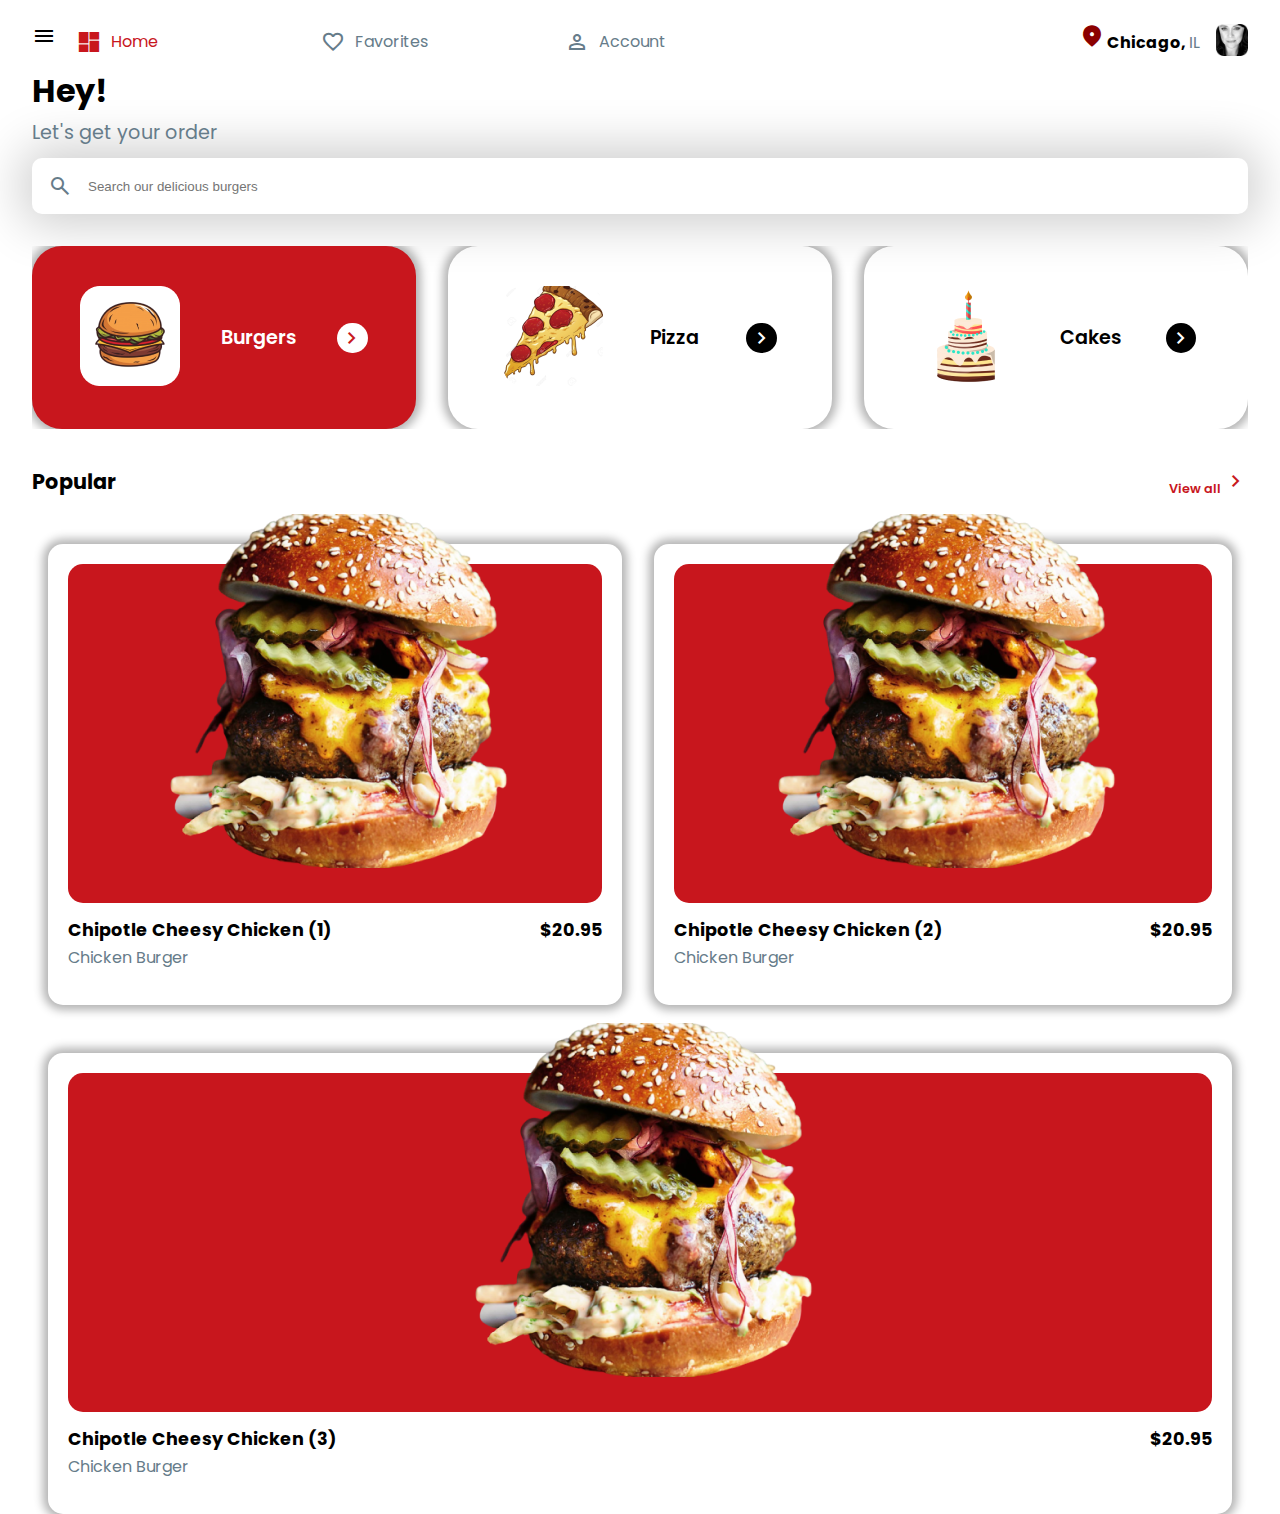
<file: index.html>
<!DOCTYPE html>
<html lang="en">

<head>
  <meta charset="UTF-8" />
  <meta name="viewport" content="width=device-width, initial-scale=1.0" />
  <title>Midterm Assignement</title>
  <!-- Link to reset CSS -->
  <link href="css/reset.css" rel="stylesheet" />
  <!-- Google Fonts and icons-->
  <link
    href="https://fonts.googleapis.com/css2?family=Material+Symbols+Outlined:opsz,wght,FILL,GRAD@20..48,100..700,0..1,-50..200"
    rel="stylesheet" />
  <link rel="preconnect" href="https://fonts.googleapis.com">
  <link rel="preconnect" href="https://fonts.gstatic.com" crossorigin>
  <link
    href="https://fonts.googleapis.com/css2?family=Poppins:ital,wght@0,100;0,200;0,300;0,400;0,500;0,600;0,700;0,800;0,900;1,100;1,200;1,300;1,400;1,500;1,600;1,700;1,800;1,900&display=swap"
    rel="stylesheet">

  <link href="css/main.css" rel="stylesheet" />
  <link href="css/main-large-screen.css" rel="stylesheet" />
<!-- based on https://schema.org/hasMenuItem A food or drink item contained in a menu or menu section.
I didn't find an example of applying it to html tags so I used the JSON LD specification
-->
<script type="application/ld+json">
  {
      "@context": "https://schema.org",
      "@type": "Menu",
      "name": "Midterm Assignment menu",
      "description": "Menu for the midterm assignment website",
      "hasMenuSection": [
          {
              "@type": "MenuSection",
              "name": "Categories",
              "hasMenuItem": [
                  {
                      "@type": "MenuItem",
                      "name": "Burgers",
                      "url": "https://gouh0002.github.io/midtermSM2/burgers"
                  },
                  {
                      "@type": "MenuItem",
                      "name": "Pizza",
                      "url": "https://gouh0002.github.io/midtermSM2/pizza"
                  },
                  {
                      "@type": "MenuItem",
                      "name": "Cakes",
                      "url": "https://gouh0002.github.io/midtermSM2/cakes"
                  }
              ]
          },
          {
              "@type": "MenuSection",
              "name": "Popular Items",
              "hasMenuItem": [
                  {
                      "@type": "MenuItem",
                      "name": "Chipotle Cheesy Chicken",
                      "description": "Chicken Burger",
                      "url": "https://gouh0002.github.io/midtermSM2/chipotle-cheesy-chicken",
                      "offers": {
                          "@type": "Offer",
                          "price": "$20.95"
                      }
                  }
              ]
          }
      ]
  }
</script>
</head>

<body>
  <ul class="skip-links">
    <li><a href="#navbar">Skip to navigation bar</a></li>
    <li><a href="#search-input">Skip to search</a></li>
    <li><a href="#categories">Skip to categories</a></li>
    <li><a href="#popular">Skip to popular items</a></li>
  </ul>
  <div class="container">
    <header class="home-header" role="banner" aria-label="Header">
      <!-- Drop down more menu items -->
      <nav><span class="material-symbols-outlined burger-menu" role="button" aria-haspopup="true" aria-expanded="false">
          menu
        </span>
        <div class="dropdown-menu" role="menu">
          <a href="#" role="menuitem"><span class="material-symbols-outlined">
              location_on
            </span><span>Locations</span></a>
          <a href="#" role="menuitem"><span class="material-symbols-outlined">
              info
            </span><span>Abous Us</span></a>
          <a href="#" role="menuitem"><span class="material-symbols-outlined">
              mail
            </span><span>Contact Us</span></a>
        </div>
      </nav>
      <!-- top navigation barre for large screen -->
      <nav id="navbar" class="top-nav" aria-label="Top Navigation">
        <a href="#" class="menu-icon active-icon" role="menuitem"><span class="material-symbols-outlined">
            dashboard
          </span><span>Home</span> </a>
        <a href="#" class="menu-icon" role="menuitem"><span class="material-symbols-outlined">
            favorite
          </span><span>Favorites</span></a>
        <a href="#" class="menu-icon" role="menuitem"><span class="material-symbols-outlined">
            person
          </span><span>Account</span></a>
      </nav>

      <span class="adress-header"><span class="material-symbols-outlined location-icon">
          location_on
        </span> Chicago, <span class="map-state">IL</span></span>
      <!-- Different profile picture sizes for different screen resolutions -->
      <picture>
        <source media="(max-width: 640px)" srcset="images/profile_40.png, images/profile_80.png 2x">
        <source media="(max-width: 1280px)" srcset="images/profile_80.png, images/profile_120.png 2x">
        <source media="(max-width: 2560px)" srcset="images/profile_120.png, images/profile_160.png 2x">
        <img alt="profile picture" src="images/profile.png" title="" class="profile-pic" />
      </picture>
    </header>

    <main>

      <!-- Home page search  -->
      <section class="home-search" role="search">
        <h1>Hey!</h1>
        <p class="text-secondary">Let's get your order</p>
        <div class="search-input">
          <span class="material-symbols-outlined" aria-hidden="true">
          search
          </span>
          <input id="serach-input" type="text" placeholder="Search our delicious burgers" aria-label="Search">
      </section>

      <!-- Categories section -->
      <section id="categories" class="categories" role="navigation" aria-label="Categories">
        <div class="active-element" role="listitem">

          <!-- Burger category -->
          <!-- Different burger icon sizes for different screen resolutions -->
          <picture>
            <source media="(max-width: 640px)"
              srcset="images/burger_50.png, images/burger_100.png 2x, images/burger_150.png 3x">
            <source media="(max-width: 1280px)"
              srcset="images/burger_100.png, images/burger_150.png 1.5x, images/burger_200.png 2x">
            <source media="(max-width: 2560px)" srcset="images/burger_200.png">
            <img alt="burger icon" src="images/burger_icon.png">
          </picture>
          <p>Burgers</p>
          <span class="material-symbols-outlined  .active-element" aria-hidden="true">
            navigate_next
          </span>

        </div>
        <div role="listitem">
          <!-- Pizza category -->
          <!-- Different pizza icon sizes for different screen resolutions -->
          <picture>
            <source media="(max-width: 640px)"
              srcset="images/pizza_50.png, images/pizza_100.png 2x, images/pizza_150.png 3x">
            <source media="(max-width: 1280px)"
              srcset="images/pizza_100.png, images/pizza_150.png 1.5x, images/pizza_200.png 2x">
            <source media="(max-width: 2560px)" srcset="images/pizza_200.png">
            <img alt="pizza icon" src="images/pizza_icon.png">
          </picture>
          <p>Pizza</p>
          <span class="material-symbols-outlined" aria-hidden="true">
            navigate_next
          </span>

        </div>
        <div role="listitem">
          <!-- cake category -->
          <!-- Different cake icon sizes for different screen resolutions -->
          <picture>
            <source media="(max-width: 640px)"
              srcset="images/cake_50.png, images/cake_100.png 2x, images/cake_150.png 3x">
            <source media="(max-width: 1280px)"
              srcset="images/cake_100.png, images/cake_150.png 1.5x, images/cake_200.png 2x ">
            <source media="(max-width: 2560px)" srcset="images/cake_200.png">
            <img alt="cake icon" src="images/cake_icon.png">
          </picture>
          <p>Cakes</p>
          <span class="material-symbols-outlined" aria-hidden="true">
            navigate_next
          </span>

        </div>
      </section>
      <!-- Popular items section -->
      <section id="popular" aria-label="Popular Items">
        <div class="section-header" role="heading" aria-level="3">
          <h3>Popular</h3>
          <a> View all <span class="material-symbols-outlined">
              navigate_next
            </span> </a>
        </div>
        <div class="section-content" role="list">
          <!-- Item cards display many items-->
          <article class="item-card" role="listitem">
            <a href="order.html">
              <div class=section-image>
                <picture>
                  <source media="(max-width: 640px)"
                    srcset="images/cheese_burger_200.png, images/cheese_burger_300.png 1.5x, images/cheese_burger_400.png 2x">
                  <source media="(max-width: 1280px)"
                    srcset="images/cheese_burger_400.png, images/cheese_burger_600.png 1.5x, images/cheese_burger_800.png 2x">
                  <source media="(max-width: 2560px)" srcset="images/cheese_burger_800.png">
                  <img src="images/cheese_burger.png" alt=" cheese burger">
                </picture>
              </div>
              <div class="item-info">
                <p class="item-name">Chipotle Cheesy Chicken (1)</p>
                <p class="item-price">$20.95</p>
                <p class="item-desc">Chicken Burger</p>
              </div>
            </a>
          </article>
          <article class="item-card" role="listitem">
            <a href="order.html">
              <div class=section-image>
                <picture>
                  <source media="(max-width: 640px)"
                    srcset="images/cheese_burger_200.png, images/cheese_burger_300.png 1.5x, images/cheese_burger_400.png 2x">
                  <source media="(max-width: 1280px)"
                    srcset="images/cheese_burger_400.png, images/cheese_burger_600.png 1.5x, images/cheese_burger_800.png 2x">
                  <source media="(max-width: 2560px)" srcset="images/cheese_burger_800.png">
                  <img src="images/cheese_burger.png" alt=" cheese burger">
                </picture>
              </div>
              <div class="item-info">
                <p class="item-name">Chipotle Cheesy Chicken (2)</p>
                <p class="item-price">$20.95</p>
                <p class="item-desc">Chicken Burger</p>
              </div>
            </a>
          </article>

          <article class="item-card" role="listitem">
            <a href="order.html">
              <div class=section-image>
                <picture>
                  <source media="(max-width: 640px)"
                    srcset="images/cheese_burger_200.png, images/cheese_burger_300.png 1.5x, images/cheese_burger_400.png 2x">
                  <source media="(max-width: 1280px)"
                    srcset="images/cheese_burger_400.png, images/cheese_burger_600.png 1.5x, images/cheese_burger_800.png 2x">
                  <source media="(max-width: 2560px)" srcset="images/cheese_burger_800.png">
                  <img src="images/cheese_burger.png" alt=" cheese burger">
                </picture>
              </div>
              <div class="item-info">
                <p class="item-name">Chipotle Cheesy Chicken (3)</p>
                <p class="item-price">$20.95</p>
                <p class="item-desc">Chicken Burger</p>
              </div>
            </a>
          </article>
        </div>
      </section>


    </main>

  </div>
  <!-- Footer -->
  <footer class="home-footer" role="contentinfo" aria-label="Footer">
    <!-- Footer navigation links -->
    <nav class="footer footer-nav" aria-label="Footer Navigation">
      <a href="#" class="menu-icon active-icon" role="menuitem"><span class="material-symbols-outlined">
          dashboard
        </span><span>Home</span> </a>
      <a href="#" class="menu-icon" role="menuitem"><span class="material-symbols-outlined">
          favorite
        </span><span>Favorites</span></a>
      <a href="#" class="menu-icon" role="menuitem"><span class="material-symbols-outlined">
          person
        </span><span>Account</span></a>
      <a href="#" class="menu-icon more-icon" role="menuitem"><span class="material-symbols-outlined">
          more_horiz
        </span><span>More</span></a>
    </nav>


  </footer>
</body>

</html>
</file>
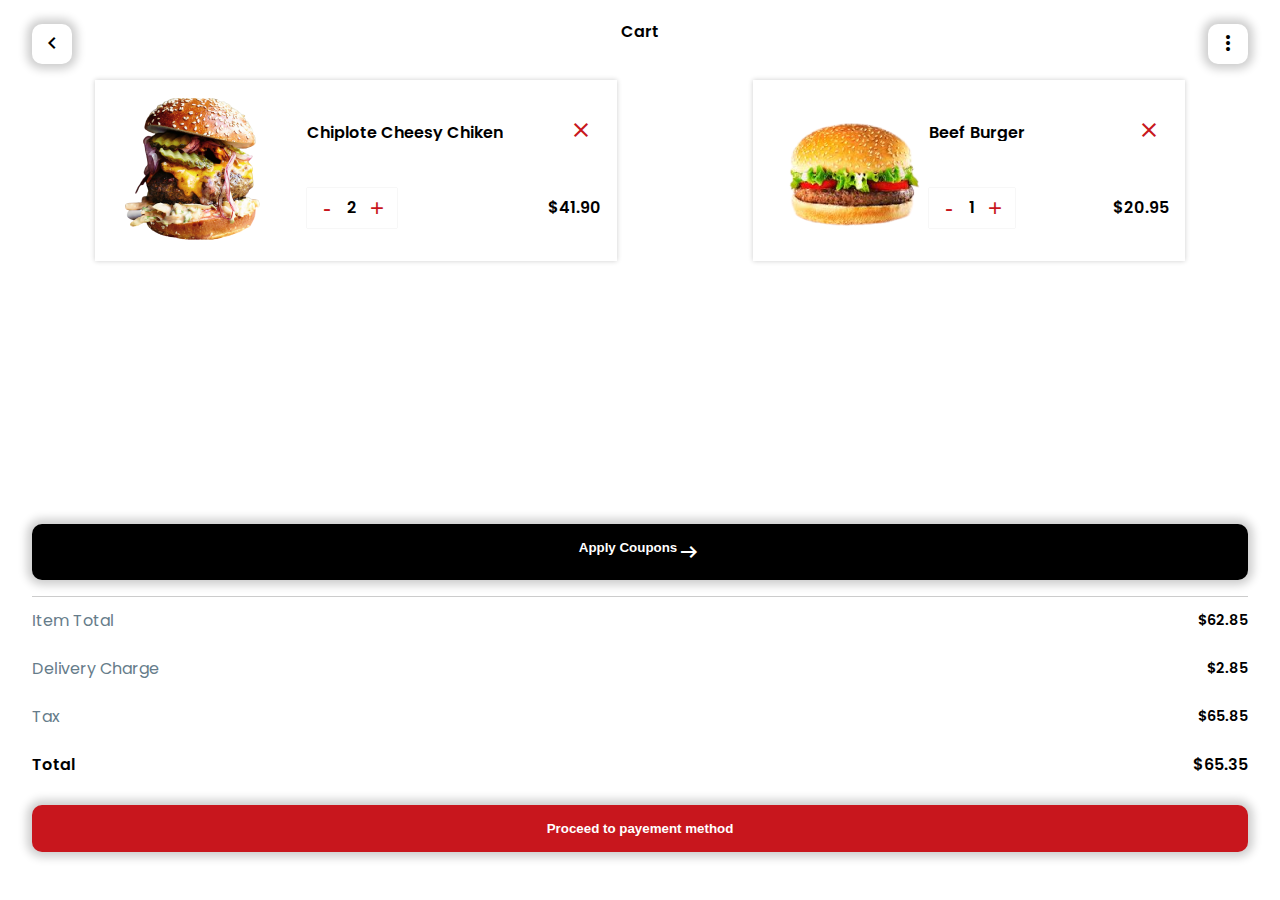
<file: cart.html>
<!DOCTYPE html>
<html lang="en">

<head>
    <meta charset="UTF-8" />
    <meta name="viewport" content="width=device-width, initial-scale=1.0" />
    <title>Midterm Assignement cart page</title>
    <link href="css/reset.css" rel="stylesheet" />

    <link
        href="https://fonts.googleapis.com/css2?family=Material+Symbols+Outlined:opsz,wght,FILL,GRAD@20..48,100..700,0..1,-50..200"
        rel="stylesheet" />
    <link rel="preconnect" href="https://fonts.googleapis.com">
    <link rel="preconnect" href="https://fonts.gstatic.com" crossorigin>
    <link
        href="https://fonts.googleapis.com/css2?family=Poppins:ital,wght@0,100;0,200;0,300;0,400;0,500;0,600;0,700;0,800;0,900;1,100;1,200;1,300;1,400;1,500;1,600;1,700;1,800;1,900&display=swap"
        rel="stylesheet">

    <link href="css/main.css" rel="stylesheet" />
    <link href="css/main-large-screen.css" rel="stylesheet" />
</head>

<body>
    <ul class="skip-links">
      <li><a href="#apply-coupon">Skip to coupon</a></li>
      <li><a href="#payment">Skip to payment</a></li>
    </ul>
    <div class="container">
        <header class="home-header" role="banner" aria-label="Cart Page Header">
            <a href="order.html" aria-label="Back to Order">
                <button class="button button-regular square"><span class="material-symbols-outlined">
                        chevron_left
                    </span></button>
            </a>
            <h3>Cart</h4>

                <button class="button button-regular square"><span class="material-symbols-outlined">
                        more_vert
                    </span></button>
        </header>

        <main role="main" aria-label="Cart Page Content">
            <section class="cart-items" role="region" aria-label="Cart Items">
                <article class="cart-item">
                    <picture>
                        <source media="(max-width: 640px)"
                            srcset="images/cheese_burger_80.png, images/cheese_burger_160.png 2x, images/cheese_burger_240.png 3x">
                        <source media="(max-width: 1280px)"
                            srcset="images/cheese_burger_160.png, images/cheese_burger_320.png 2x">
                        <source media="(max-width: 2560px)" srcset="images/cheese_burger_320.png">
                        <img src="images/cheese_burger_small.png" alt=" cheese burger">
                    </picture>
                    <h3 class="single-line">Chiplote Cheesy Chiken</h3>
                    <button class="button button-invisible text-red"aria-label="Remove item">
                        <span class="material-symbols-outlined">
                            close
                        </span>
                    </button>

                    <div class="cart-item-qty" role="group" aria-label="Quantity Selection">
                        <button class="button button-invisible text-red" aria-label="Decrease Quantity">
                            -
                        </button>
                        <span class="text-medium">2</span>
                        <button class="button button-invisible text-red" aria-label="Increase Quantity">
                            +
                        </button>
                    </div>
                    <p class="text-medium">$41.90</p>
                </article>
                <article class="cart-item">
                    <picture>
                        <source media="(max-width: 640px)"
                            srcset="images/beef_burger_80.png, images/beef_burger_160.png 2x, images/beef_burger_240.png 3x">
                        <source media="(max-width: 1280px)"
                            srcset="images/beef_burger_160.png, images/beef_burger_320.png 2x">
                        <source media="(max-width: 2560px)" srcset="images/beef_burger_320.png">
                        <img src="images/beef_burger_small.png" alt=" beef burger">
                    </picture>
                    <h3 class="single-line">Beef Burger</h3>
                    <button class="button button-invisible text-red"aria-label="Remove item">
                        <span class="material-symbols-outlined">
                            close
                        </span>
                    </button>
                    <div class="cart-item-qty" role="group" aria-label="Quantity Selection">
                        <button class="button button-invisible text-red" aria-label="Decrease Quantity">
                            -
                        </button>
                        <span class="text-medium">1</span>
                        <button class="button button-invisible text-red" aria-label="Increase Quantity">
                            +
                        </button>
                    </div>
                    <p class="text-medium">$20.95</p>
                </article>

            </section>

            <section class="footer payment">

                <button class="button button-regular button-dark" id="apply-coupon" aria-label="Apply Coupons">
                    <div>
                        <span>Apply Coupons</span><span class="material-symbols-outlined">
                            arrow_right_alt
                        </span>
                    </div>
                </button>
                <div class="total-detail">
                    <div class="total-line">
                        <p class="text-secondary">Item Total</p>
                        <p class="text-small">$62.85</p>
                    </div>

                    <div class="total-line">
                        <p class="text-secondary">Delivery Charge</p>
                        <p class="text-small">$2.85</p>
                    </div>
                    <div class="total-line">
                        <p class="text-secondary">Tax</p>
                        <p class="text-small">$65.85</p>
                    </div>
                    <div class="total-line">
                        <p class="text-medium">Total</p>
                        <p class="text-medium">$65.35</p>
                    </div>
                </div>

                <button class="button button-regular button-active" id="payment" aria-label="Proceed to Payment Method">Proceed to payement method </button>


            </section>
        </main>
    </div>
</body>

</html>
</file>
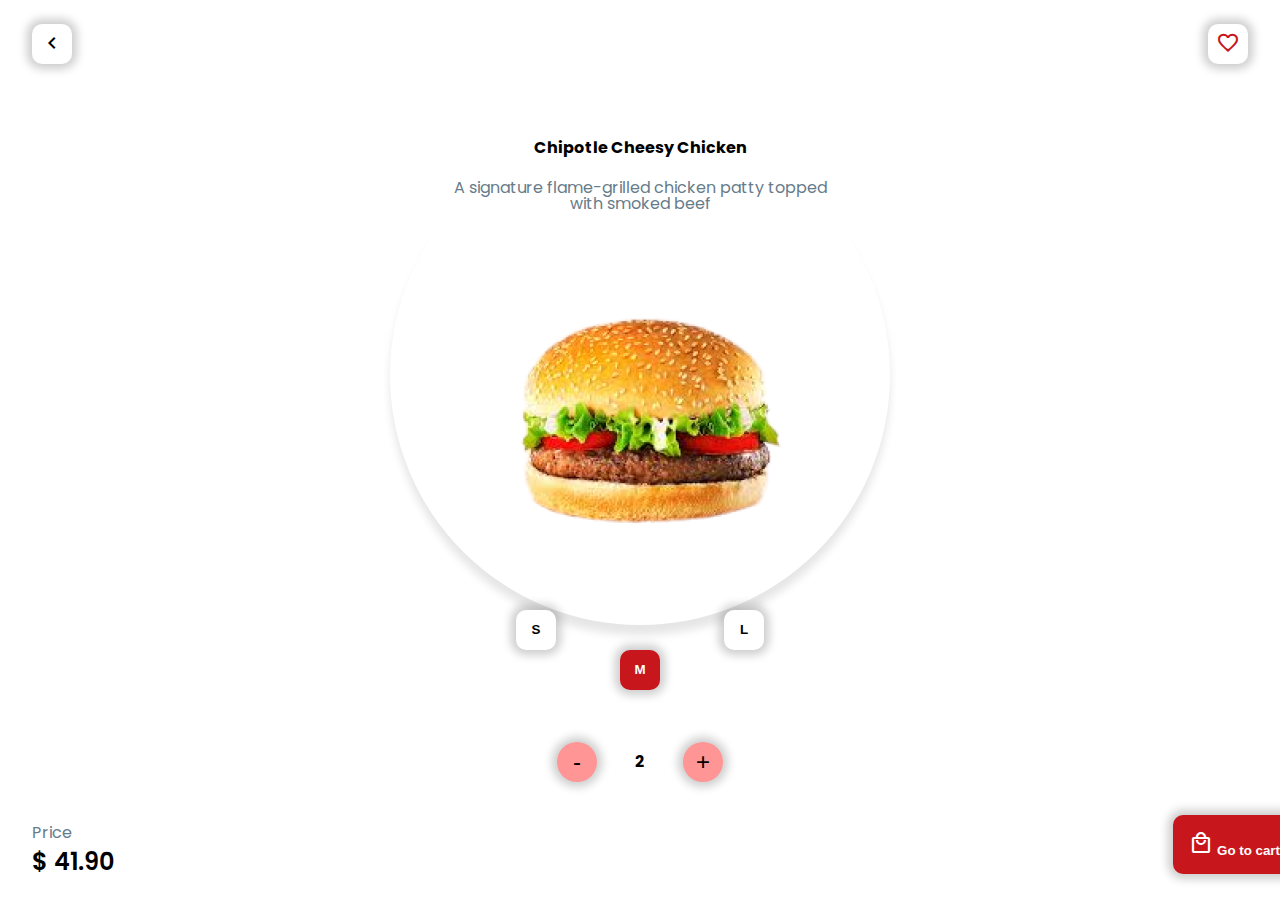
<file: order.html>
<!DOCTYPE html>
<html lang="en">

<head>
  <meta charset="UTF-8" />
  <meta name="viewport" content="width=device-width, initial-scale=1.0" />
  <title>Midterm Assignement order page</title>
  <!-- Link to reset CSS -->
  <link href="css/reset.css" rel="stylesheet" />

  <!-- Google Fonts and icons -->
  <link
    href="https://fonts.googleapis.com/css2?family=Material+Symbols+Outlined:opsz,wght,FILL,GRAD@20..48,100..700,0..1,-50..200"
    rel="stylesheet" />
  <link rel="preconnect" href="https://fonts.googleapis.com">
  <link rel="preconnect" href="https://fonts.gstatic.com" crossorigin>
  <link
    href="https://fonts.googleapis.com/css2?family=Poppins:ital,wght@0,100;0,200;0,300;0,400;0,500;0,600;0,700;0,800;0,900;1,100;1,200;1,300;1,400;1,500;1,600;1,700;1,800;1,900&display=swap"
    rel="stylesheet">

  <link href="css/main.css" rel="stylesheet" />
  <link href="css/main-large-screen.css" rel="stylesheet" />
</head>

<body>
  <ul class="skip-links">
    <li><a href="#size-selection">Skip to size selection</a></li>
    <li><a href="#quantity">Skip to quantity</a></li>
    <li><a href="#go-to-cart">Skip to cart</a></li>
  </ul>
  <div class="container order-container">
    <header class="home-header" role="banner" aria-label="Order Page Header">
      <!-- Back button -->
      <a href="index.html" aria-label="Back to Home">
        <button class="button button-regular square"><span class="material-symbols-outlined"> chevron_left </span></button>
      </a>
      <!-- Favorite button -->
      <button class="button button-regular square text-red"><span class="material-symbols-outlined" class="favorire-icon">
          favorite
        </span></button>
    </header>

    <main role="main" aria-label="Order Page Content">
      <!-- Order selection section -->
      <article class="order-selection" role="article" aria-label="Order Details">
        <div class="order-title">
          <h3 class="order-h3">Chipotle Cheesy Chicken</h3>
          <p class="order-p text-secondary">
            A signature flame-grilled chicken patty topped with smoked beef
          </p>
        </div>
        <!-- Image of the item -->
        <div class="item-background"></div>

        <!-- <div class="order-item"> -->
        <!-- Different beef burger image sizes for different screen resolutions -->
        <picture>
          <!-- <source media="(min-width: 1280px)"
            srcset="images/beef_burger_320.png, images/beef_burger_240.png 1.5x, images/beef_burger_727.png 2x"> -->
          <source media="(min-width: 640px)"
            srcset="images/beef_burger_320.png, images/beef_burger_727.png 1.5x, images/beef_burger_969.png 2x">
          <source media="(min-width: 320px)"
            srcset="images/beef_burger_160.png, images/beef_burger_240.png 1.5x, images/beef_burger_320.png 2x">
          <img src="images/beef_burger.png" alt=" beef burger" aria-hidden="true">
        </picture>
        <!-- Size item selection buttons -->
        <div id="size-selection" class="size-selection" role="group" aria-label="Size Selection">
          <button class="button button-regular square single-letter">S</button>
          <button class="button button-regular square single-letter active-element">M</button>
          <button class="button button-regular square single-letter">L</button>
        </div>

        <!-- Quantity items selection buttons -->
        <div id="quantity" class="qty-selection" role="group" aria-label="Quantity Selection">
          <button class="button button-regular square button-rounded"  aria-label="Decrease Quantity">-</button>
          <span>2</span>
          <button class="button button-regular square button-rounded"  aria-label="Increase Quantity">+</button>
        </div>

      </article>
      <!-- Footer -->
      <footer  role="contentinfo" aria-label="Order Page Footer">
        <div class="footer order-footer">
          <!-- Total price of the order -->
          <div class="total-price">
            <p class="text-secondary">Price</p>
            <p class="text-big">$ 41.90</p>
          </div>
          <!-- Go to cart button -->
          <a href="cart.html" id="go-to-cart" aria-label="Go to Cart">
            <button class="button-regular button-active button-rounded-left">
              <div>
                <span class="material-symbols-outlined"> local_mall </span>
                <span>Go to cart</span>
              </div>
            </button>
          </a>
        </div>
      </footer>
    </main>
  </div>
  <!--close .container-->
</body>

</html>
</file>
<file: css/main.css>
/* Define global variables */
:root {
    --shadow-color: rgba(0, 0, 0, 0.2);
    --background-color: #ffffff;
    --main-color: #000000;
    --secondary-color: #667C8A;
    --active-color: #c8161d;
    --active-light-color: #ff9595;
    --button-inline-padding: 1rem;
}

/* Set default font family same as the one used in the figma prototype*/
html {
    font-family: "Poppins", sans-serif;

}
/* Set body height to provide adequate space at the bottom of the viewport for potential elements*/
body {
    height: 90vh;
}
/* Heading styles to keep the font size consistent between all pages */
h1 {
    font-size: 2rem;
    font-weight: bold;
    margin-bottom: 1rem;
}

h2,
.text-big {
    font-size: 1.5rem;
    font-weight: 600;
}

h3,
.text-medium {
    font-size: 1rem;
    font-weight: 600;
}

h4,
.text-small {
    font-size: .9rem;
    font-weight: 600;
}

a {
    text-decoration: none;
    color: inherit;
}

main {
    height: 100%;
}

.container {
    max-width: 95vw;
    margin: auto;
    margin-top: 1.5rem;
    height: 100%;
}

.home-header {
    display: flex;
    justify-content: space-between;
}
/* Skip links styling: Enhances accessibility by providing a skip link for keyboard navigation to easily access the menu. The links are positioned absolutely at the top with a top value of -50px to hide them initially. When focused, they appear with a top value of 20px to bring them into view. */
.skip-links a {
    text-decoration: none;
    color: rgb(255, 249, 249);
    position: absolute;
    top: -50px;
    background-color: rgb(144, 12, 12);
  padding: 0.5rem;
  }

  /* Adjusts link position when focused. */
  .skip-links a:focus{
  top:20px;
  }
/* Applying padding to inner elements while excluding the first and last children within .home-header to maintain consistent spacing, enhance readability, and improve visual aesthetics. */
.home-header>*:not(:first-child):not(:last-child) {
    padding: 0 1rem;
}

.profile-pic {
    width: 2rem;
    height: 2rem;
}
/* Applies cursor pointer to elements with classes .burger-menu and .profile-pic */
.burger-menu,
.profile-pic {
    cursor: pointer;
}

.burger-menu:hover+.dropdown-menu,
.dropdown-menu:hover {
    height: 9rem;
}
/* 
Styles for dropdown menu:
- Positioned it absolutely
- Used flex layout with center-aligned columns
- Set background color, applied box shadow, rounded corners, and hid overflow
- Defined transition for height property to create smooth animation
Hover effect changes background color of items
*/
.dropdown-menu {
    position: absolute;
    display: flex;
    justify-content: center;
    flex-direction: column;
    background-color: var(--background-color);
    box-shadow: 5px 0 5px -2px rgba(0, 0, 0, 0.2);
    border-radius: 10px;
    height: 0em;
    overflow: hidden;
    transition-property: height;
    transition: height 1s ease-in-out;
}

.dropdown-menu>*:hover {
    background-color: var(--active-light-color);
}

.dropdown-menu a>* {
    margin: 10px;
}

.top-nav {
    display: none;
}
/* Icon style: Bold, filled, 700 weight, dark red color. Adjusted font gradient for smoothness. Optical size 20 for clarity. Set using font-variation-settings and color in .location-icon class. */
.location-icon {
    font-variation-settings: 'FILL' 1, 'wght' 700, 'GRAD' 200, 'opsz' 20;
    color: darkred;
}

.adress-header {
    font-weight: bold;
}
/* Ensures consistency by styling elements with grey text to have the same color, font weight of 400, and expanded font stretch. */
.map-state,
.menu-icon,
.text-secondary,
.search-input,
.item-desc {
    color: var(--secondary-color);
    font-weight: 400;
    font-stretch: expanded;
}

.home-search {
    margin-top: 1rem;
}

.home-search p {
    font-size: 1.2rem;
}
/* Styles for search input */
/* Displays as a flex container with full width, no border, and a box shadow using var(--shadow-color) for effect. Rounded corners with a border-radius of 10px. */
.search-input {
    display: flex;
    width: 100%;
    border: none;
    box-shadow: 0 0 50px 10px var(--shadow-color);
    border-radius: 10px;
    margin-top: 1rem;
}

.search-input>* {
    border: none;
    padding-block: 1rem;
    padding-inline-start: 1rem;
}

.search-input input {
    width: 100%;
    background: none;
}


/* style categories container */
.categories {
    display: grid;
    grid-template-columns: repeat(3, minmax(150px, 1fr));
    margin-top: 2rem;
    margin-bottom: 2.5rem;
    column-gap: 2rem;
    font-size: 1.2rem;
    font-weight: 550;
    animation: 1s ease-out 0s 1 slideFromLeft;
    overflow-inline: hidden;
}

.categories div {
    display: flex;
    flex-direction: column;
    justify-content: space-evenly;
    border-radius: 30px;
    box-shadow: 0 0 10px 5px rgba(0, 0, 0, 0.3);
    padding: 1.5rem;
}

.categories div>* {
    align-self: center;
    margin: 1rem;
}

.categories div>img {
    margin: 0;
}

.categories div:hover {
    background-color: #c8161d;
    color: white;
}


.categories .material-symbols-outlined {
    color: white;
    background-color: black;
    border-radius: 30px;
    font-size: 1.5rem;
    padding: 0.2rem;
}

.categories div:hover .material-symbols-outlined,
.active-element .material-symbols-outlined {
    color: #c8161d;
    background-color: white;
}

/* style popular section */

.section-header {
    display: flex;
    justify-content: space-between;
    align-items: center;
}

.section-header h3 {
    font-size: 1.3rem;
    font-weight: bold;
}

.section-header a {
    font-size: 0.8rem;
    color: #c8161d;
    font-weight: 600;
}



/* style the image of popular section */

.section-content {
    display: flex;
    flex-wrap: wrap;
    /* display: grid; */
    justify-content: space-evenly;
    animation: smooth-appear 2s ease forwards;
}

.section-image {
    display: flex;
    background-color: #c8161d;
    border-radius: 15px;
    justify-content: center;
}

.section-image img {
    width: 100%;
    margin-top: -50px;
    margin-bottom: 2rem;
    gap: 10px;
}

.item-card {
    box-shadow: 0 0 10px 5px rgba(0, 0, 0, 0.3);
    border-radius: 15px;
    margin-top: 3rem;
    padding: 20px;
    flex-grow: 1;
}

.item-card a>* {
    margin-bottom: 1.2rem;
}

.item-info {
    display: grid;
    grid-template-columns: 2fr 1fr;
    row-gap: 10px;
    /* max-width: 90%; */
}

.item-price {
    text-align: end;
    font-size: 1.1rem;
    font-weight: bold;
}

/* .item-card p:nth-child(2) {
    font-weight: bold;
   } */
.item-name {
    font-size: 1.1rem;
    font-weight: bold;

}

/* style footer */

/* .footer-nav {
    display: flex;
    justify-content: space-between;
    padding: 15px;
   } */
/* footer{
    width: 100%;
   } */

.footer {
    position: fixed;
    bottom: 0;
    width: 100%;
    background-color: var(--background-color);
    box-sizing: border-box;
}

.footer-nav {
    display: grid;
    grid-template-columns: repeat(4, 1fr);
    padding: 15px;
    justify-content: space-between;
    text-align: center;
    margin-top: -2rem;
    box-shadow: 0 0 10px 5px rgba(0, 0, 0, 0.3);
    color: darkgray;
}

.menu-icon {
    display: flex;
    flex-direction: column;
}

.single-letter {
    width: 3rem;
    height: 3rem;
    flex: 1;
}

.order-selection {
    display: flex;
    flex-flow: column;
    align-items: center;
    justify-content: space-evenly;
    height: 95%;
    width: 484px;
    margin: auto;
}

.order-selection * {
    text-align: center;
}

.order-title {
    margin: 0 3rem;
}

.order-h3 {
    font-weight: bold;
    padding: 1.5em;

}

.item-background {
    box-shadow: 0px 10px .5em rgba(0, 0, 0, 0.1);
    width: 100%;
    aspect-ratio: 1/1;
    width: 500px;
    border-radius: 50%;
    position: absolute;
    top: 50%;
    left: 50%;
    transform: translate(-50%, -65%);
    z-index: -100;
    margin: auto;
    overflow-inline: hidden;
}

.order-image img {
    object-fit: none;
}

.size-selection {
    display: grid;
    grid-template-columns: 1fr 1fr 1fr;
    grid-template-rows: auto auto;
    column-gap: 4rem;
}

.single-letter:nth-child(1) {
    grid-column: 1;
}

.single-letter:nth-child(2) {
    grid-column: 2;
    grid-row: 2;
}

.single-letter:nth-child(3) {
    grid-column: 3;
}

.qty-selection {
    display: flex;
    width: 50%;
    justify-content: space-evenly;
    font-weight: bolder;
}

.qty-selection>span,
.cart-item-qty>span,
.button-regular>span {
    display: inline-flex;
    align-items: center;
}

/* .header-order .material-symbols-outlined .favorite{
    align-self: center;
 } */

.order-footer {
    display: flex;
    justify-content: space-between;
    margin-bottom: 1rem;
}

.total-price>* {
    margin: .6rem 0;
}

.cart-item {
    display: grid;
    grid-template-columns: 2fr 2fr 1fr;
    ;
    grid-auto-rows: auto auto;
    /* gap: 10px; */
    align-items: center;
    box-shadow: 0px 0px 5px var(--shadow-color);
    margin-block: 1rem;
    padding: 1rem 1rem;
}

.cart-item>*:nth-child(1) {
    grid-area: 1 / 1 / 3 / 2;
}

.cart-item>*:nth-child(odd):not(:first-child) {
    justify-self: end;
}

.cart-item>img {
    width: 100%;
}

.cart-item-qty {
    display: flex;
    border: none;
    box-shadow: 0px 0px 1px var(--shadow-color);
    width: fit-content;
}

.payment {
    display: inline-block;
    flex-flow: column;
    justify-content: space-between;
    margin-bottom: 3rem;
    max-width: 95vw;
}

.total-detail {
    border-top: solid 1px var(--shadow-color);
    margin: 1rem 0;
}

.total-line {
    display: flex;
    justify-content: space-between;
    padding-block: 1rem;
}

/* Button styles */

.button-regular {
    background-color: white;
    box-shadow: 0 0 10px 5px var(--shadow-color);
    border-radius: 10px;
    border: none;
    font-weight: bold;
    padding: 1rem 1rem;
    width: 100%;
    cursor: pointer;
}

.button-regular.square {
    width: 2.5rem;
    height: 2.5rem;
    padding: unset;
}

.button{
    cursor: pointer;
}

.button:hover {
    color: var(--background-color);
    background-color: var(--active-color);
}

.button:active {
    transform: translateY(2px);
}

.button-rounded {
    font-size: 24px;
    font-weight: lighter;
    border-radius: 50%;
    background-color: var(--active-light-color);
}

.button-active {
    color: var(--background-color);
    background-color: var(--active-color);
}

.button-dark {
    color: var(--background-color);
    background-color: var(--main-color);
}

.button-rounded-left {
    border-top-left-radius: 10px;
    border-bottom-left-radius: 10px;
    padding-right: 2rem;
    width: unset;
}

.button>div {
    display: flex;
    justify-content: center;
    align-content: center;
}

.button-active-left>span {
    display: inline-flex;
    align-items: center;
    margin: 5px;
}

.button-invisible {
    background-color: var(--background-color);
    border: none;
    height: 2.5rem;
    width: 2.5rem;
    font-size: 24px;
}

.single-line {
    overflow: hidden;
    text-overflow: ellipsis;
    white-space: nowrap;
}

.active-icon {
    color: #c8161d;
    font-variation-settings: 'FILL' 1, 'wght' 700, 'GRAD' 0, 'opsz' 48;
}

.active-element {
    color: var(--background-color);
    background-color: var(--active-color);
}

.text-red {
    color: var(--active-color);
}

@keyframes slideFromLeft {
    0% {
        transform: translateX(-100%);
    }

    100% {
        transform: translateX(0);
    }
}

@keyframes smooth-appear {
    0% {
        transform: translateY(+100%);
        opacity: 0;
    }

    100% {
        transform: translateY(0);
        opacity: 1;
    }
}
</file>
<file: css/main-large-screen.css>
@media only screen and (min-width: 768px) {
    .categories div {
        flex-direction: row;
    }


    .footer-nav {
        display: none;
    }

    .top-nav {
        display: grid;
        grid-template-columns: repeat(4, 1fr);
        padding-left: 0px;
        padding-right: 0px;
        flex-grow: 1;
    }

    .menu-icon {
        flex-direction: row;
    }

    .menu-icon>* {
        padding: 0 5px;
        display: inline-flex;
        align-items: center;
    }

    .item-card {
        margin-inline: 1rem;
    }

    .cart-items {
        display: flex;
        flex-flow: row;
        gap: 10px;
        justify-content: space-around;

    }
}
</file>
